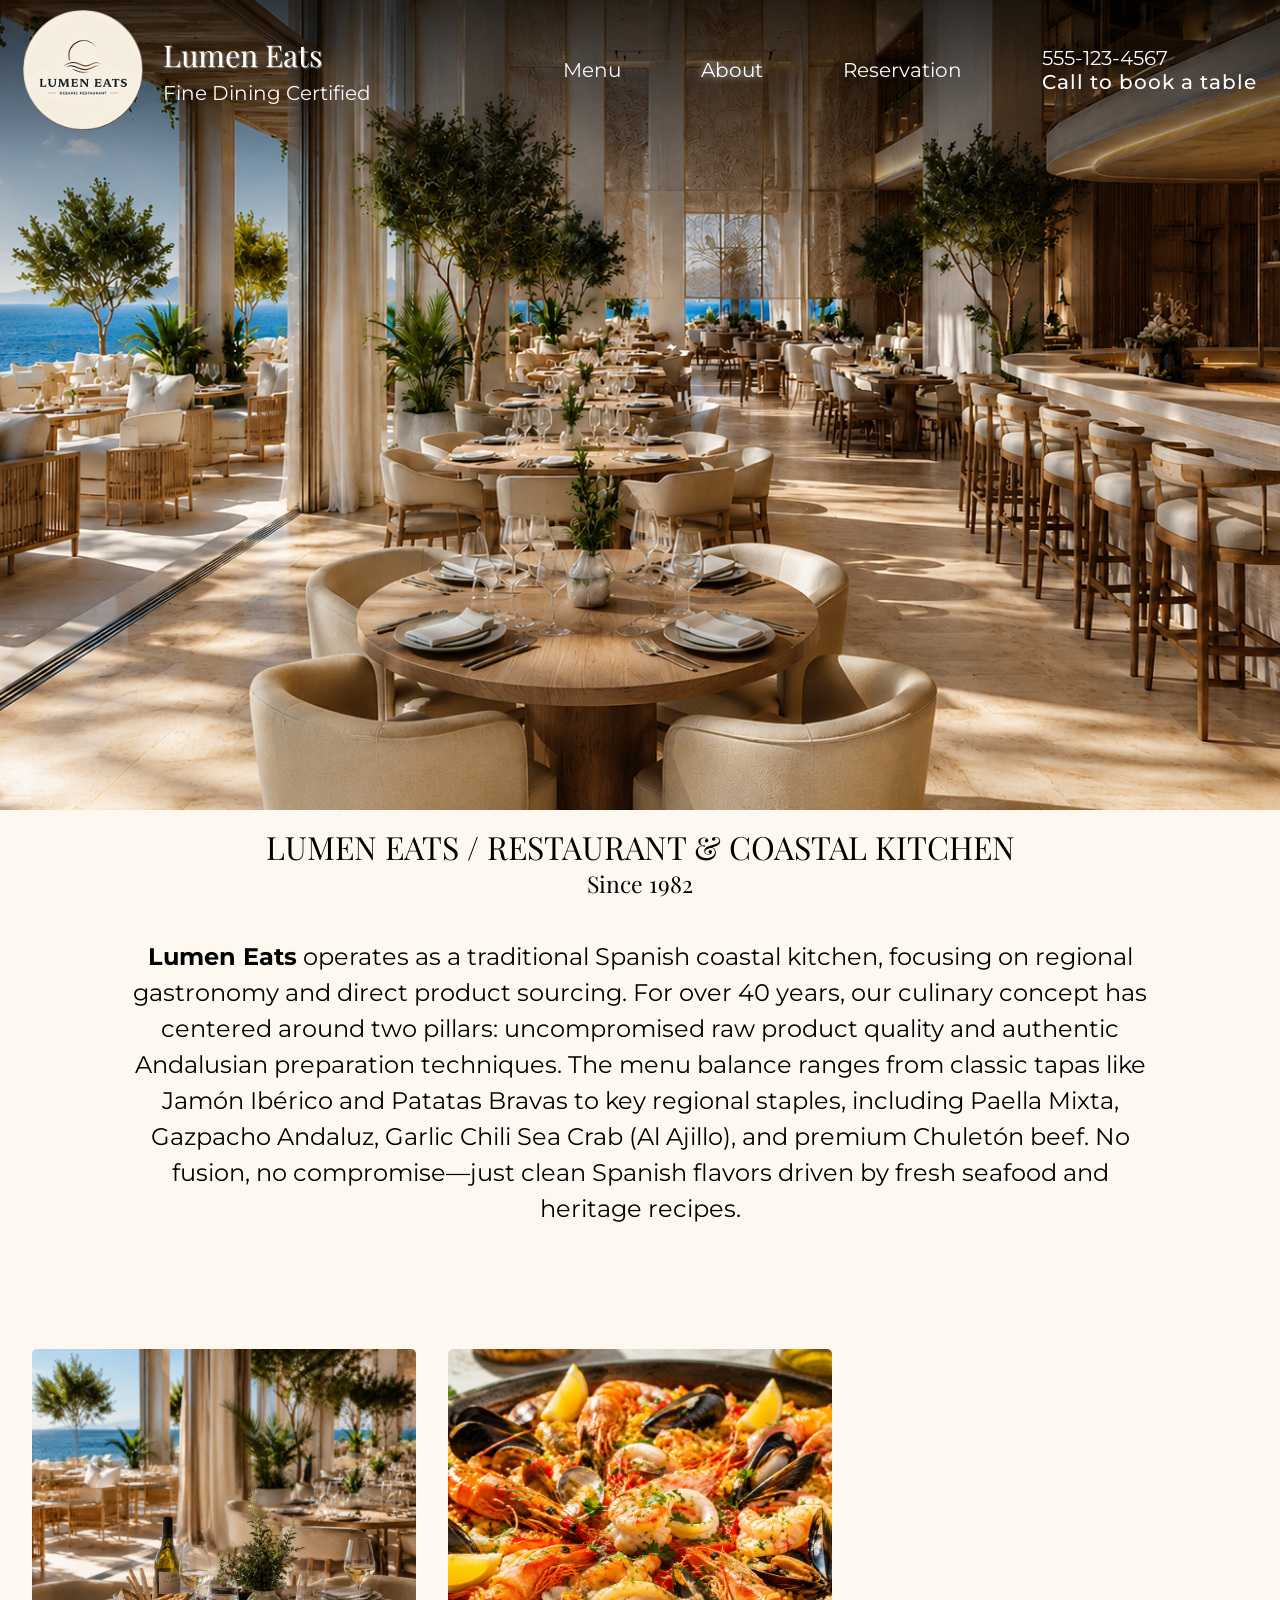
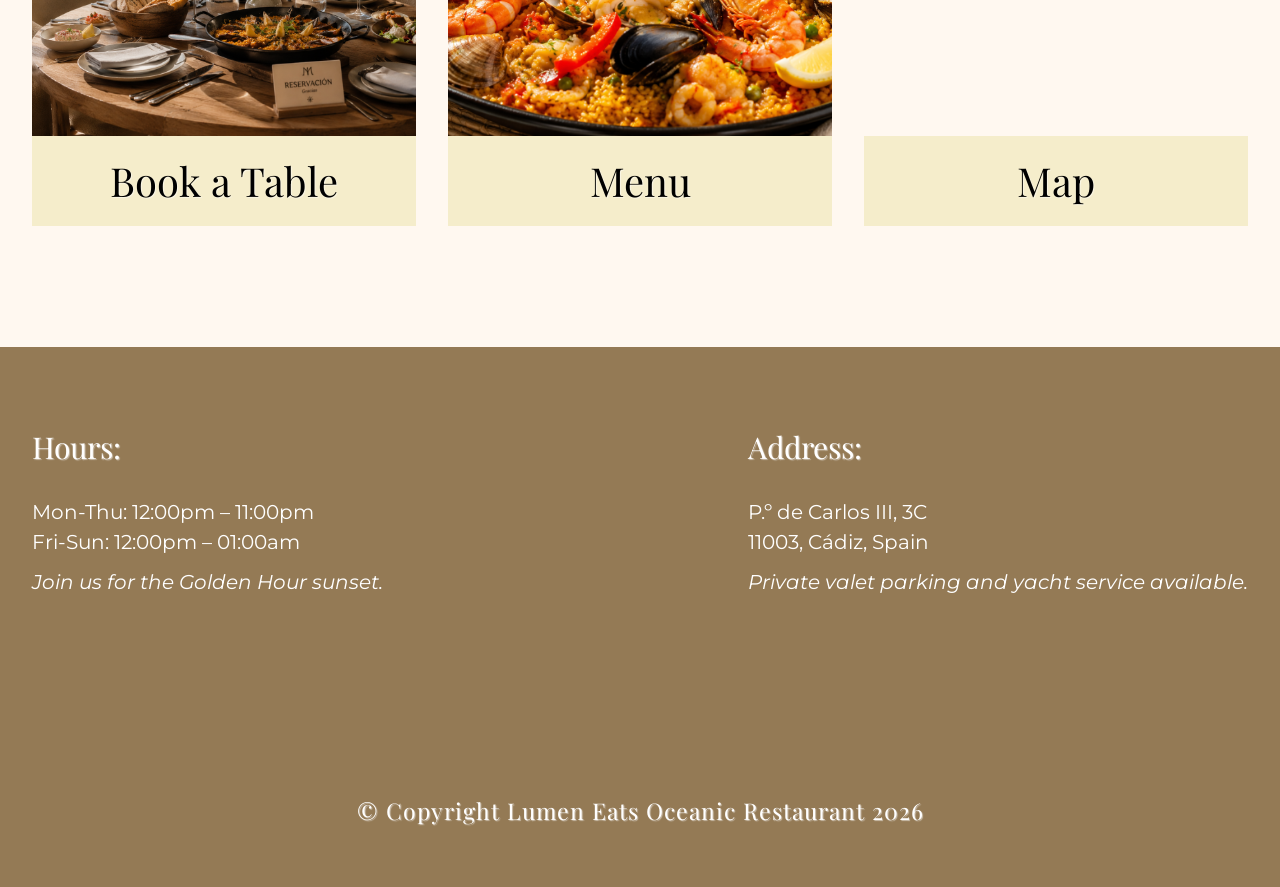
<file: index.html>
<!DOCTYPE html>
<html lang="en">
    <head>
        <meta charset="UTF-8">
        <meta name="Author" content="Daniil">
        <meta name="keywords" content="Lumen Eats, Spanish restaurant, Mediterranean cuisine, paella, fresh seafood, wine list, table reservation, fine dining, restaurant menu">
        <meta name="description" content="Lumen Eats Restaurant — authentic Spanish cuisine. Fresh seafood, traditional paella, fine wines, and cozy atmosphere. Book your table now!">
        <meta name="viewport" content="width=device-width, initial-scale=1.0">
        <meta http-equiv="X-UA-Compatible" content="IE=Edge">
        <title>Lumen Eats</title>
        <link rel="stylesheet" href="css/style.css">
    </head>
    <body>
        <header>
            <nav id="header-nav">
                <div class="container">
                    <div class="navbar-header">
                        <a href="index.html"><div id="logo-img" alt="Logo image"></div></a>
                        <div class="navbar-brand">
                            <a href="index.html"><h1>Lumen Eats</h1></a>
                            <p>Fine Dining Certified</p>
                        </div>
                    </div>

                                  <!--это для бургера!!-->
                    <div class="navigation">
                        <input type="checkbox" class="toggle-menu">
                        <div class="hamburger"></div>
                

                    <div class="list-menu">
                        <ul>
                            <li><a href="menu.html">Menu</a></li>
                            <li class="active"><a href="#about">About</a></li>
                            <li><a href="reservation.html">Reservation</a></li>
                            <li><a href="tel:+15551234567" class="phone-link">555-123-4567</a><br>
                            <span class="phone-sub">Call to book a table</span>
                            </li>
                        </ul>
                    </div>
                    </div>
                </div>
            </nav>
        </header>

        <main>
            <div class="about">
                <a name="about"></a>
                <h1>LUMEN EATS / RESTAURANT & COASTAL KITCHEN <br><span> Since 1982</span></h1>
                <h2><b>Lumen Eats</b> operates as a traditional Spanish coastal kitchen, focusing on regional gastronomy and direct product sourcing. For over 40 years, our culinary concept has centered around two pillars: uncompromised raw product quality and authentic Andalusian preparation techniques. The menu balance ranges from classic tapas like Jamón Ibérico and Patatas Bravas to key regional staples, including Paella Mixta, Gazpacho Andaluz, Garlic Chili Sea Crab (Al Ajillo), and premium Chuletón beef. No fusion, no compromise—just clean Spanish flavors driven by fresh seafood and heritage recipes.</h2>
            </div>
            <div id="container2">
                <div id="cont-special">
                   <a href="reservation.html"><div id="special"></div>
                   <h1>Book a Table</h1></a>
                </div>
                <div id="cont-menu">
                   <a href="menu.html"><div id="menu"></div>
                   <h1>Menu</h1></a>
                </div>
                <div id="cont-map">
                   <a href="https://maps.app.goo.gl/wwL9H1raAi3G6LbF6" target="_blank"><div id="map"><iframe src="https://www.google.com/maps/embed?pb=!1m18!1m12!1m3!1d1602.8437294152584!2d-6.3030380612587225!3d36.53753389468314!2m3!1f0!2f0!3f0!3m2!1i1024!2i768!4f13.1!3m3!1m2!1s0xd0dd15d81229eaf%3A0xd58686385dab6cbe!2sSubdelegacion%20de%20Defensa%20En%20C%C3%A1diz!5e0!3m2!1sru!2sch!4v1778858300218!5m2!1sru!2sch" width="100%" height="100%" style="border:0; border-radius: 5px 5px 0 0;" allowfullscreen="" loading="lazy" referrerpolicy="no-referrer-when-downgrade"></iframe></div>
                   <h1>Map</h1></a>
                </div>
            </div>
        </main>

        <footer>
            <div id="foot-container">
                <div id="cont-foot">
                <div class="time">
                    <h2>Hours:</h2>
                    <p>Mon-Thu: 12:00pm – 11:00pm <br> Fri-Sun: 12:00pm – 01:00am <br><i>Join us for the Golden Hour sunset.</i></p>
                </div>
                <div class="address">
                    <h2>Address:</h2>
                    <p>P.º de Carlos III, 3C<br> 11003, Cádiz, Spain<br><i>Private valet parking and yacht service available.</i></p>
                </div>
                </div>
                <h3>© Copyright Lumen Eats Oceanic Restaurant 2026</h3>
            </div>
        </footer>

        
        <script src="js/script.js"></script>
    </body>
</html>
</file>
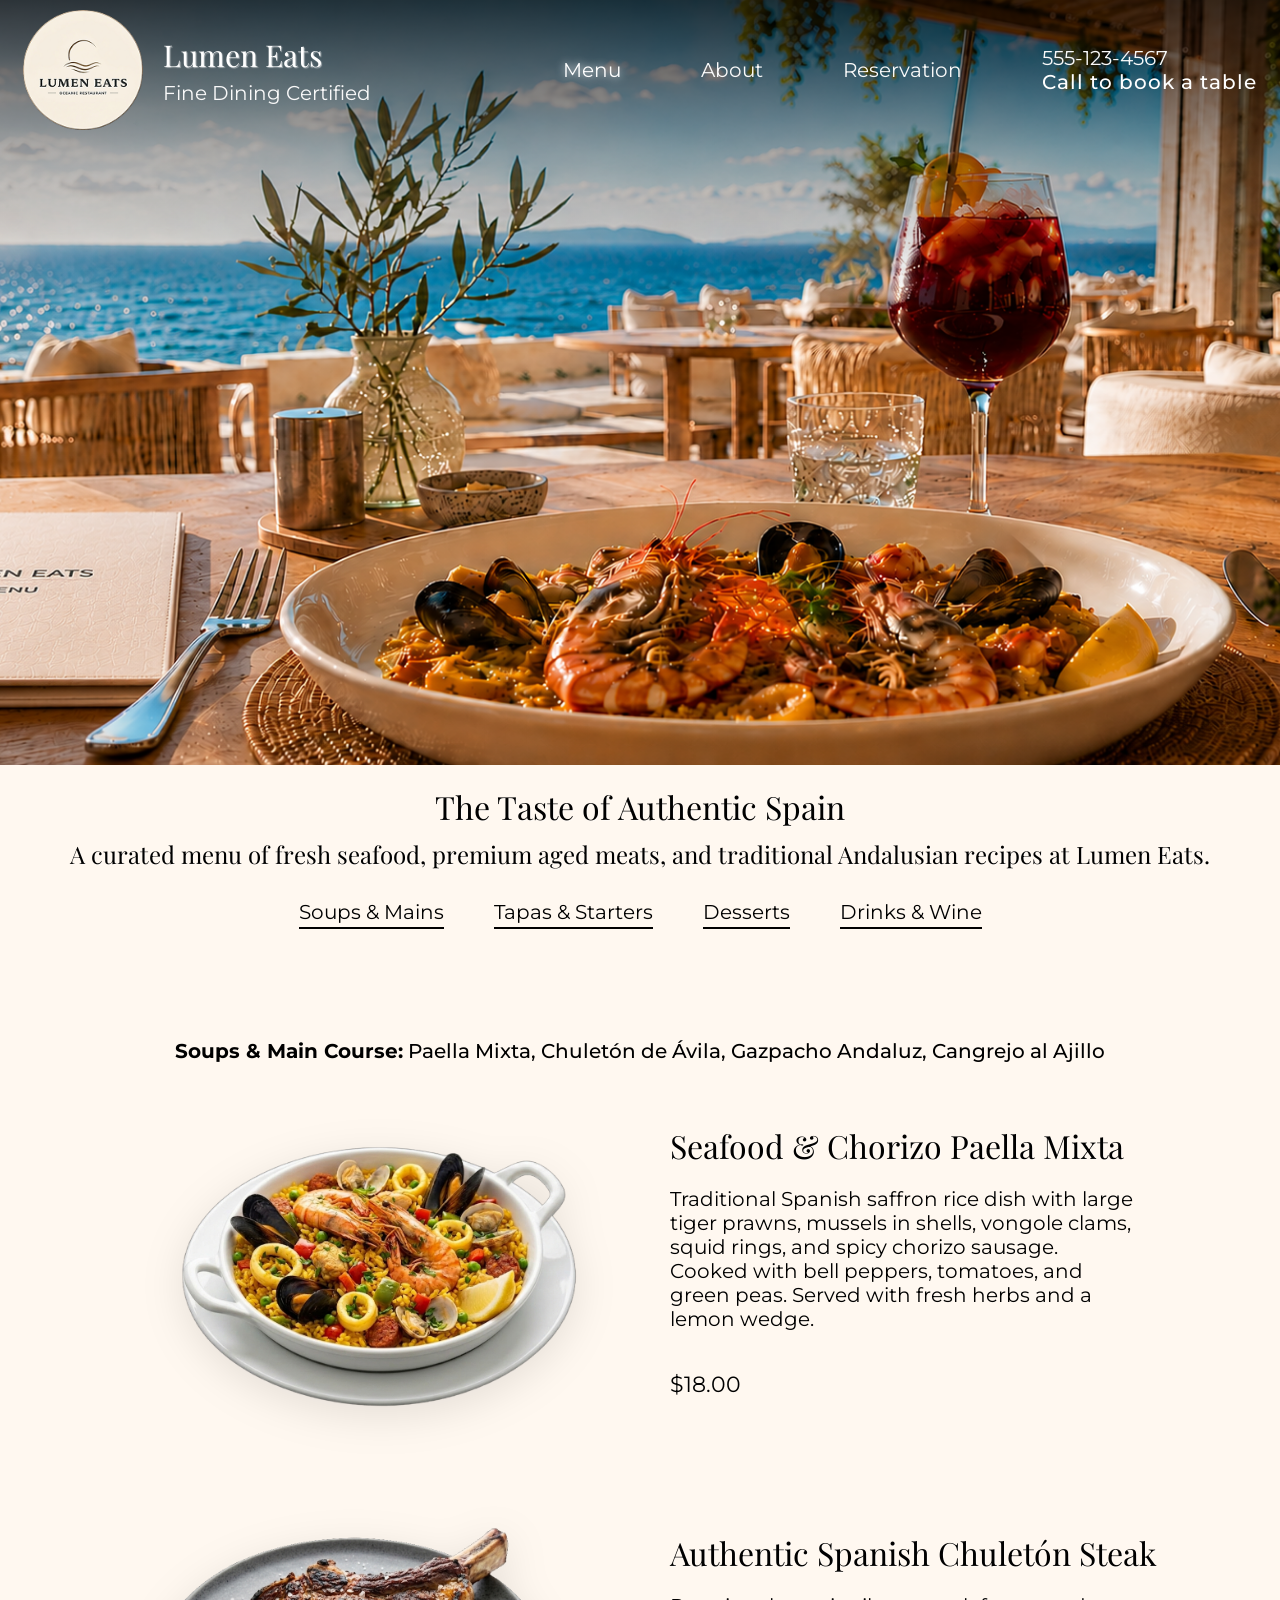
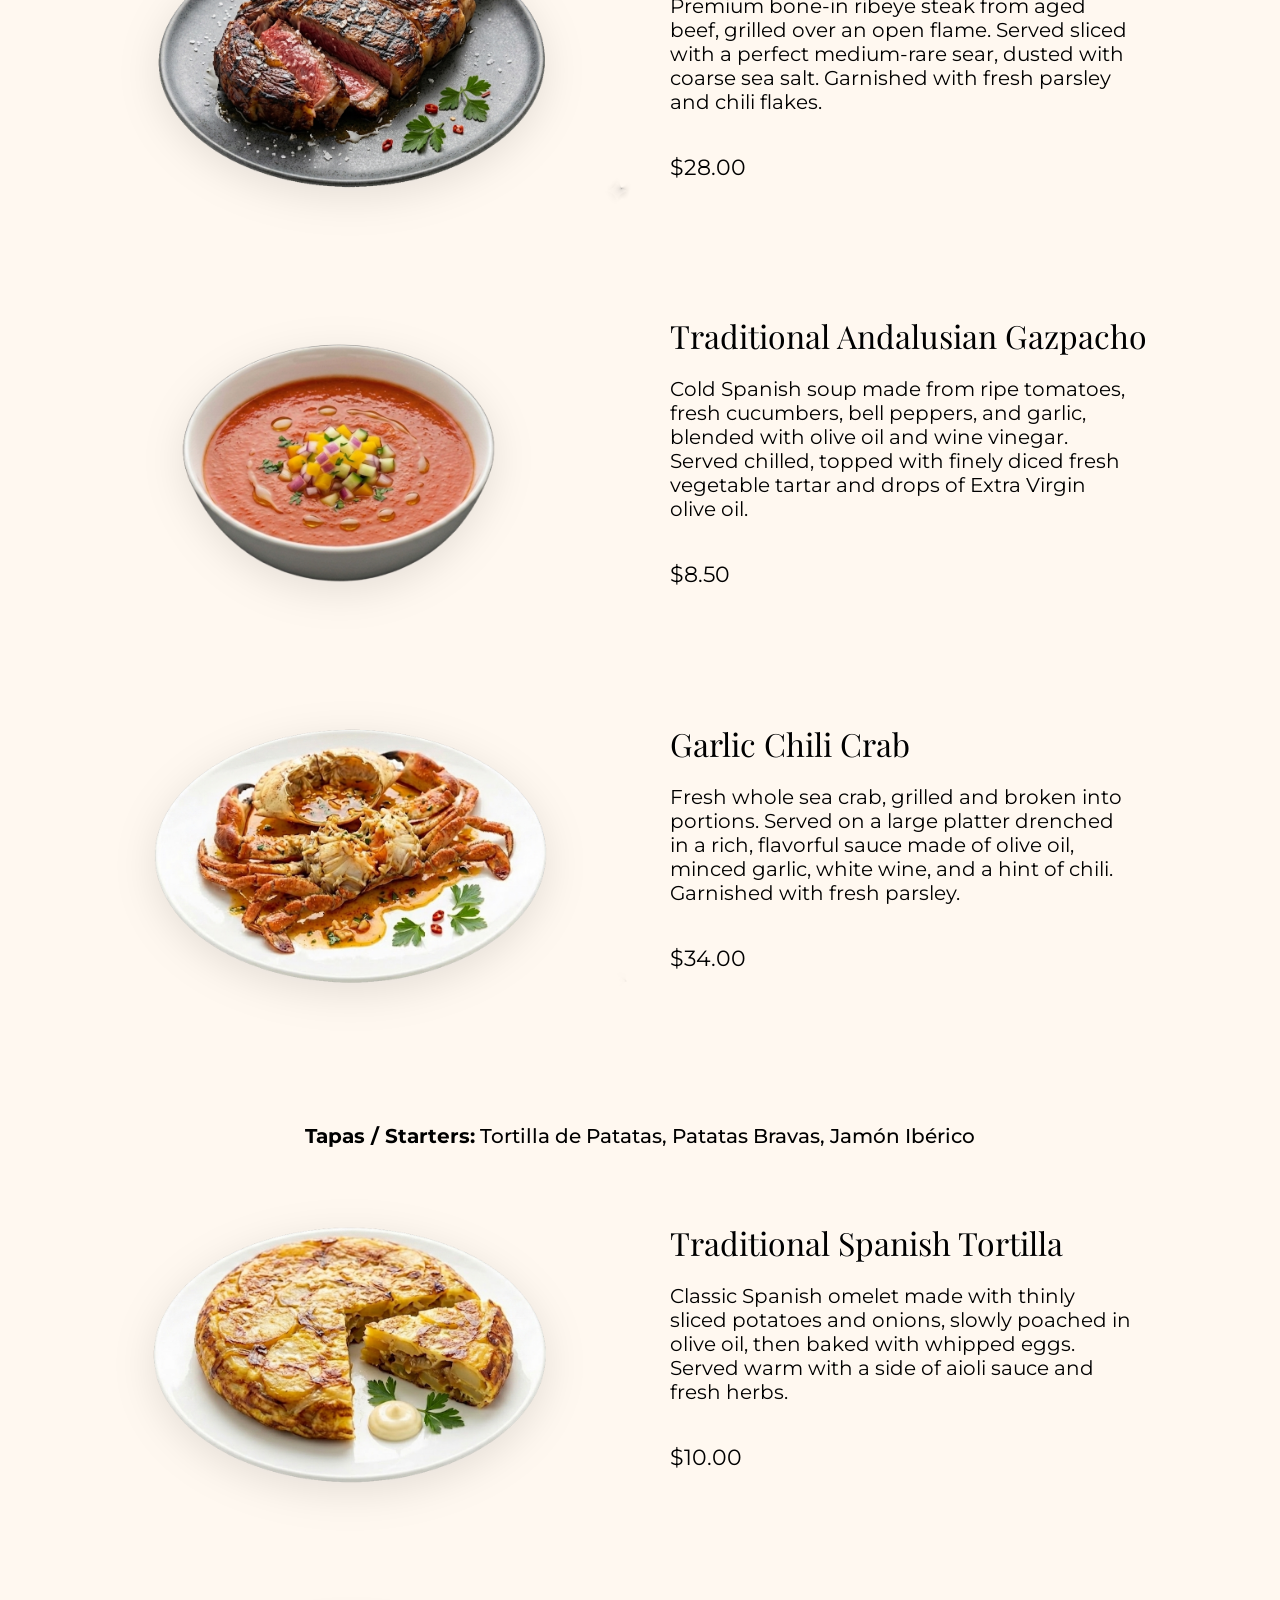
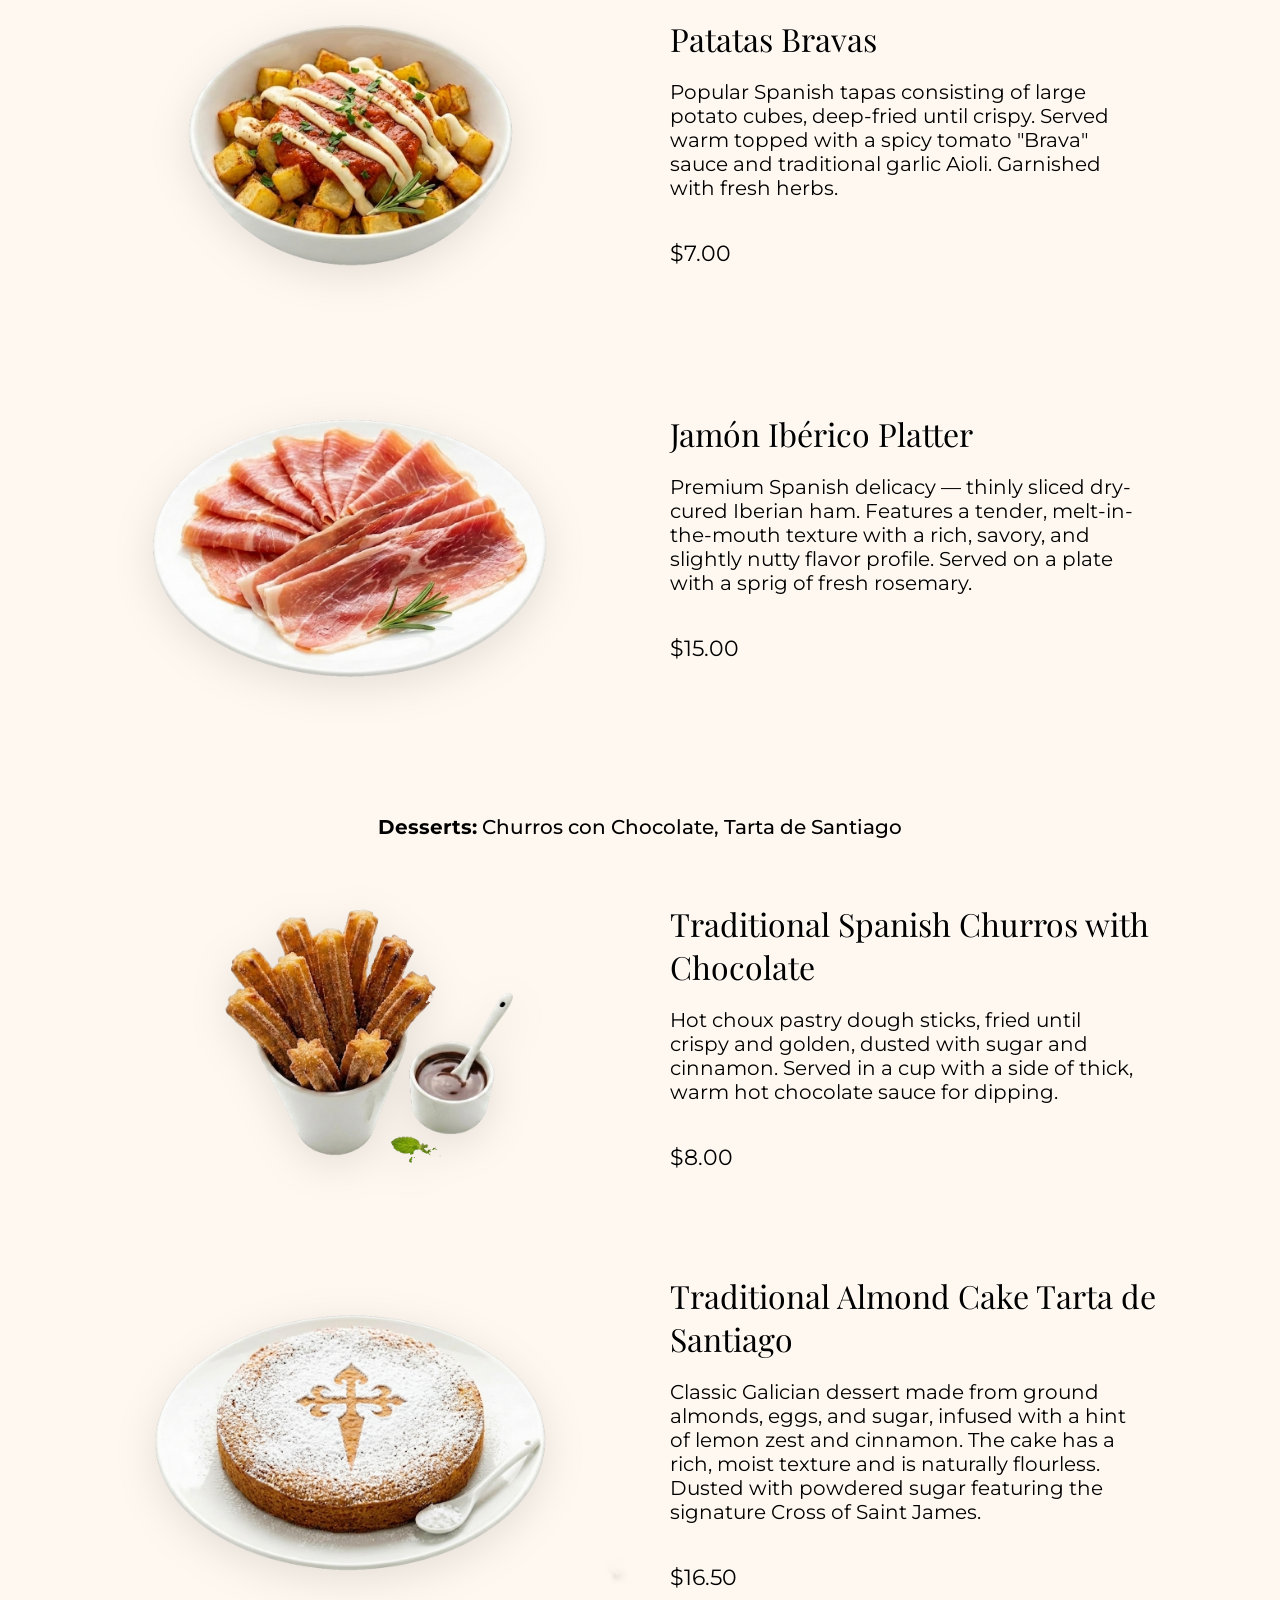
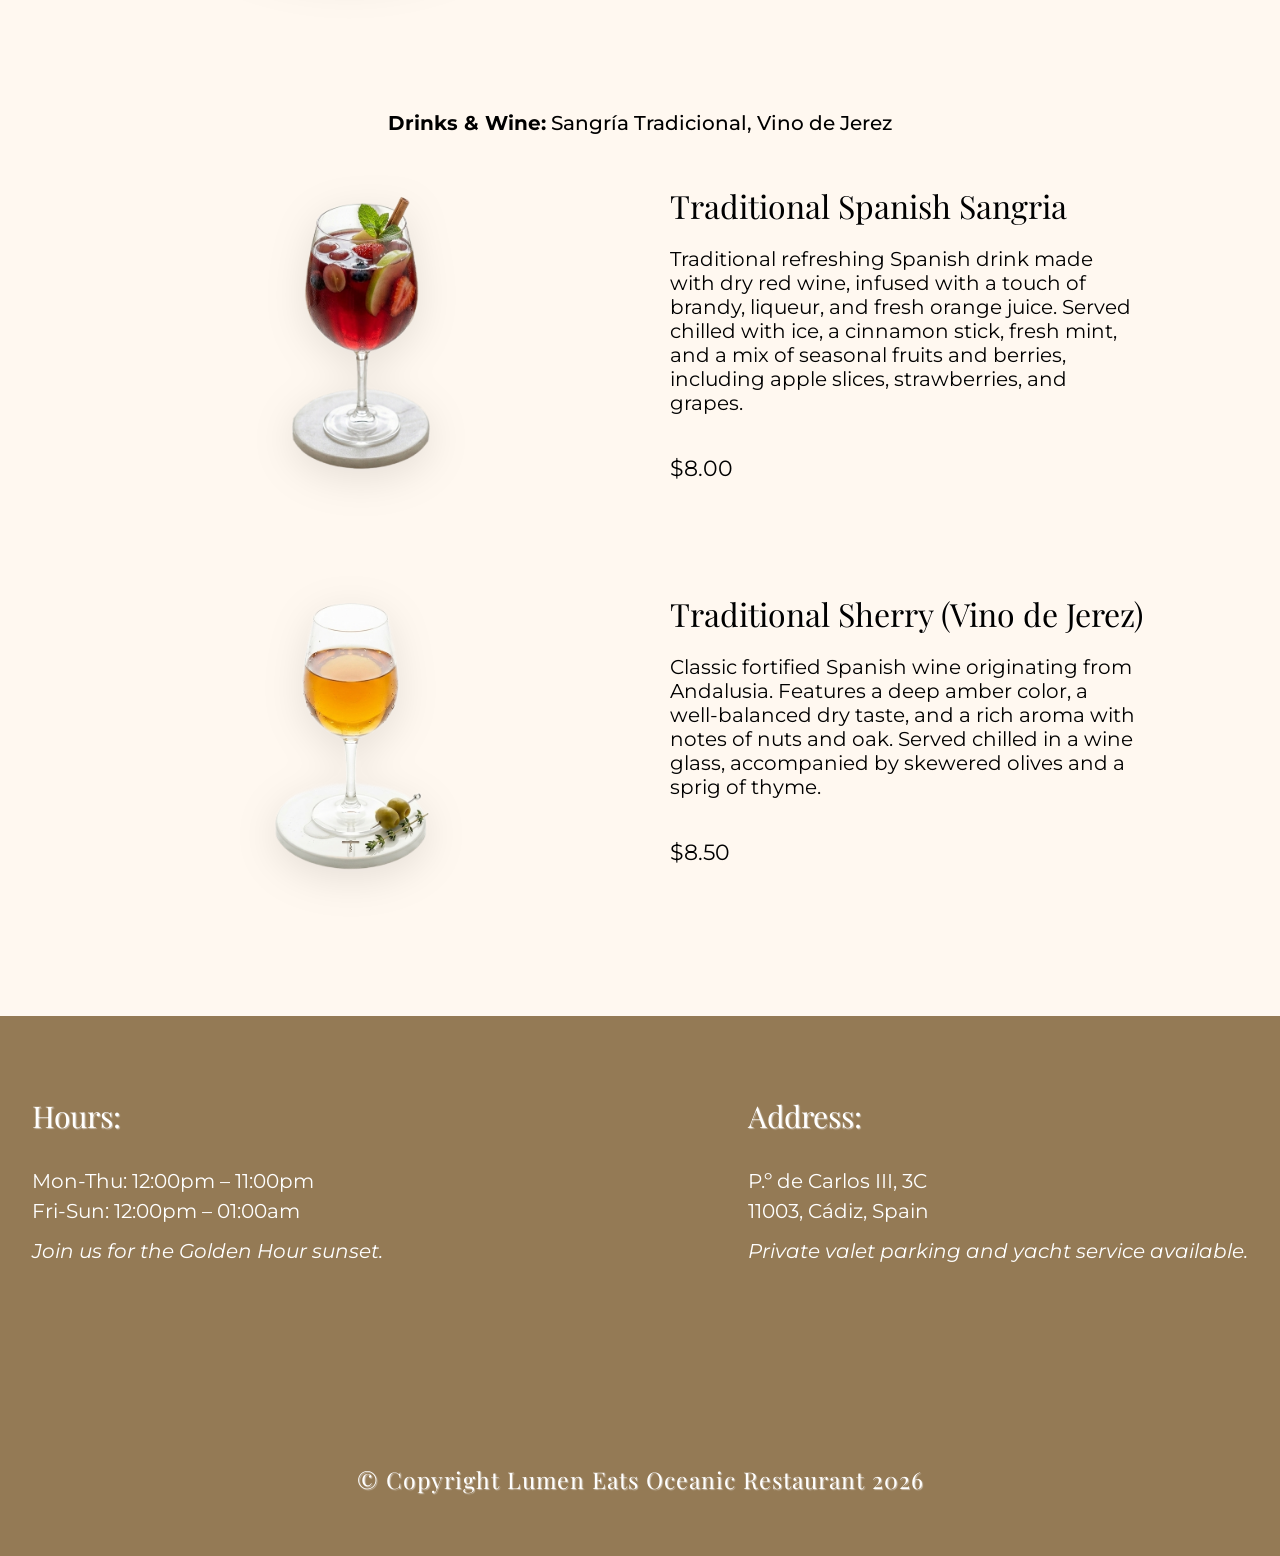
<file: menu.html>
<!DOCTYPE html>
<html lang="en">
    <head>
        <meta charset="UTF-8">
        <meta name="Author" content="Daniil">
        <meta name="keywords" content="Lumen Eats, Spanish restaurant, Mediterranean cuisine, paella, fresh seafood, wine list, table reservation, fine dining, restaurant menu">
        <meta name="description" content="Lumen Eats Restaurant — authentic Spanish cuisine. Fresh seafood, traditional paella, fine wines, and cozy atmosphere. Book your table now!">
        <meta name="viewport" content="width=device-width, initial-scale=1.0">
        <meta http-equiv="X-UA-Compatible" content="IE=Edge">
        <title>Menu</title>
        <link rel="stylesheet" href="css/style.css">
    </head>
    <body>
        <header class="menu-header">
            <nav id="headerr-nav">
                <div class="container">
                    <div class="navbar-header">
                        <a href="index.html"><div id="logo-img" alt="Logo image"></div></a>
                        <div class="navbar-brand">
                            <a href="index.html"><h1>Lumen Eats</h1></a>
                            <p>Fine Dining Certified</p>
                        </div>
                    </div>

                                  <!--это для бургера!!-->
                    <div class="navigation">
                        <input type="checkbox" class="toggle-menu">
                        <div class="hamburger"></div>
                

                    <div class="list-menu">
                        <ul>
                            <li class="active"><a href="">Menu</a></li>
                            <li><a href="index.html#about">About</a></li>
                            <li><a href="reservation.html">Reservation</a></li>
                            <li><a href="tel:+15551234567" class="phone-link">555-123-4567</a><br>
                            <span class="phone-sub">Call to book a table</span></span>
                            </li>
                        </ul>
                    </div>
                    </div>
                </div>
            </nav>
        </header>


       <main class="menu-page2">
            <div class="menu-hero">
                <h1>The Taste of Authentic Spain</h1>
                <h2>A curated menu of fresh seafood, premium aged meats, and traditional Andalusian recipes at Lumen Eats.</h2>
                <nav class="menu-navigation">
                    <a href="#starters" class="menu-nav-btn">Soups & Mains</a>
                    <a href="#mains" class="menu-nav-btn">Tapas & Starters</a>
                    <a href="#desserts" class="menu-nav-btn">Desserts</a>
                    <a href="#drinks" class="menu-nav-btn">Drinks & Wine</a>
                </nav>
            </div>
            <div id="menu-container">
                <a name="starters"></a>
                <h4><b>Soups & Main Course:</b> Paella Mixta, Chuletón de Ávila, Gazpacho Andaluz, Cangrejo al Ajillo</h4>
                <div class="dish">
                    <img src="img/paela.png">
                    <div class="description">
                        <h1>Seafood & Chorizo Paella Mixta</h1>
                        <p>Traditional Spanish saffron rice dish with large tiger prawns, mussels in shells, vongole clams, squid rings, and spicy chorizo sausage. Cooked with bell peppers, tomatoes, and green peas. Served with fresh herbs and a lemon wedge.</p>
                        <span>$18.00</span>
                    </div>
                </div>
                <div class="dish">
                    <img src="img/Chuletón.png">
                    <div class="description">
                        <h1>Authentic Spanish Chuletón Steak</h1>
                        <p>Premium bone-in ribeye steak from aged beef, grilled over an open flame. Served sliced with a perfect medium-rare sear, dusted with coarse sea salt. Garnished with fresh parsley and chili flakes.</p>
                        <span>$28.00</span>
                    </div>
                </div>
                <div class="dish">
                    <img src="img/Gazpacho.png">
                    <div class="description">
                        <h1>Traditional Andalusian Gazpacho</h1>
                        <p>Cold Spanish soup made from ripe tomatoes, fresh cucumbers, bell peppers, and garlic, blended with olive oil and wine vinegar. Served chilled, topped with finely diced fresh vegetable tartar and drops of Extra Virgin olive oil.</p>
                        <span>$8.50</span>
                    </div>
                </div>
                <div class="dish">
                    <img src="img/Crab.png">
                    <div class="description">
                        <h1>Garlic Chili Crab</h1>
                        <p>Fresh whole sea crab, grilled and broken into portions. Served on a large platter drenched in a rich, flavorful sauce made of olive oil, minced garlic, white wine, and a hint of chili. Garnished with fresh parsley.</p>
                        <span>$34.00</span>
                    </div>
                </div>
                <a name="mains"></a>
                <h4><b>Tapas / Starters:</b> Tortilla de Patatas, Patatas Bravas, Jamón Ibérico</h4>
                <div class="dish">
                    <img src="img/Tortilla.png">
                    <div class="description">
                        <h1>Traditional Spanish Tortilla</h1>
                        <p>Classic Spanish omelet made with thinly sliced potatoes and onions, slowly poached in olive oil, then baked with whipped eggs. Served warm with a side of aioli sauce and fresh herbs.</p>
                        <span>$10.00</span>
                    </div>
                </div>
                <div class="dish">
                    <img src="img/Patatas.png">
                    <div class="description">
                        <h1>Patatas Bravas</h1>
                        <p>Popular Spanish tapas consisting of large potato cubes, deep-fried until crispy. Served warm topped with a spicy tomato "Brava" sauce and traditional garlic Aioli. Garnished with fresh herbs.</p>
                        <span>$7.00</span>
                    </div>
                </div>
                <div class="dish">
                    <img src="img/Jamón.png">
                    <div class="description">
                        <h1>Jamón Ibérico Platter</h1>
                        <p>Premium Spanish delicacy — thinly sliced dry-cured Iberian ham. Features a tender, melt-in-the-mouth texture with a rich, savory, and slightly nutty flavor profile. Served on a plate with a sprig of fresh rosemary.</p>
                        <span>$15.00</span>
                    </div>
                </div>
                <a name="desserts"></a>
                <h4><b>Desserts:</b> Churros con Chocolate, Tarta de Santiago</h4>
                <div class="dish">
                    <img src="img/Churros.png">
                    <div class="description">
                        <h1>Traditional Spanish Churros with Chocolate</h1>
                        <p>Hot choux pastry dough sticks, fried until crispy and golden, dusted with sugar and cinnamon. Served in a cup with a side of thick, warm hot chocolate sauce for dipping.</p>
                        <span>$8.00</span>
                    </div>
                </div>
                <div class="dish">
                    <img src="img/Cake.png">
                    <div class="description">
                        <h1>Traditional Almond Cake Tarta de Santiago</h1>
                        <p>Classic Galician dessert made from ground almonds, eggs, and sugar, infused with a hint of lemon zest and cinnamon. The cake has a rich, moist texture and is naturally flourless. Dusted with powdered sugar featuring the signature Cross of Saint James.</p>
                        <span>$16.50</span>
                    </div>
                </div>
                <a name="drinks"></a>
                <h4><b>Drinks & Wine:</b> Sangría Tradicional, Vino de Jerez</h4>
                <div class="dish">
                    <img src="img/sangria.png">
                    <div class="description">
                        <h1>Traditional Spanish Sangria</h1>
                        <p>Traditional refreshing Spanish drink made with dry red wine, infused with a touch of brandy, liqueur, and fresh orange juice. Served chilled with ice, a cinnamon stick, fresh mint, and a mix of seasonal fruits and berries, including apple slices, strawberries, and grapes.</p>
                        <span>$8.00</span>
                    </div>
                </div>
                <div class="dish">
                    <img src="img/Jerez.png">
                    <div class="description">
                        <h1>Traditional Sherry (Vino de Jerez)</h1>
                        <p>Classic fortified Spanish wine originating from Andalusia. Features a deep amber color, a well-balanced dry taste, and a rich aroma with notes of nuts and oak. Served chilled in a wine glass, accompanied by skewered olives and a sprig of thyme.</p>
                        <span>$8.50</span>
                    </div>
                </div>
            </div>
       </main>



        <footer>
            <div id="foot-container">
                <div id="cont-foot">
                <div class="time">
                    <h2>Hours:</h2>
                    <p>Mon-Thu: 12:00pm – 11:00pm <br> Fri-Sun: 12:00pm – 01:00am <br><i>Join us for the Golden Hour sunset.</i></p>
                </div>
                <div class="address">
                    <h2>Address:</h2>
                    <p>P.º de Carlos III, 3C<br> 11003, Cádiz, Spain<br><i>Private valet parking and yacht service available.</i></p>
                </div>
                </div>
                <h3>© Copyright Lumen Eats Oceanic Restaurant 2026</h3>
            </div>
        </footer>

        
        <script src="js/script.js"></script>

    </body>
</html>
</file>
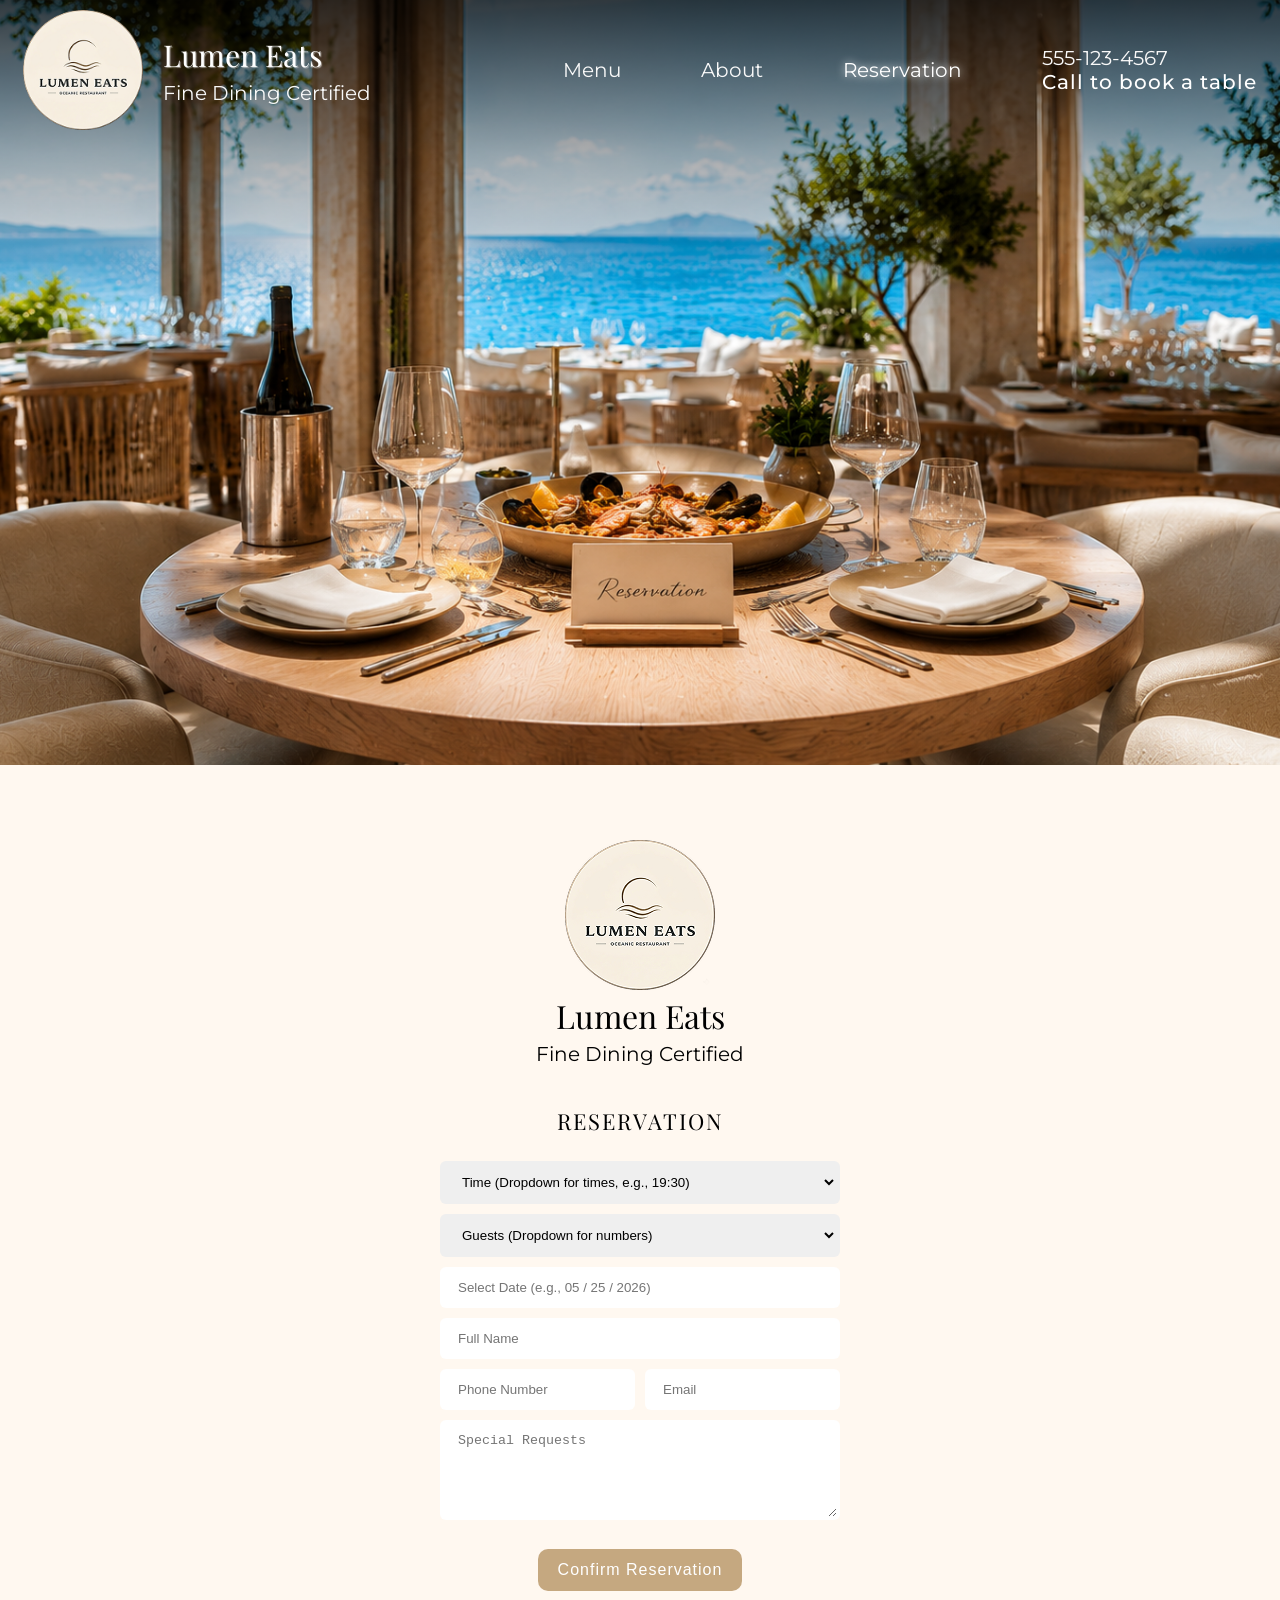
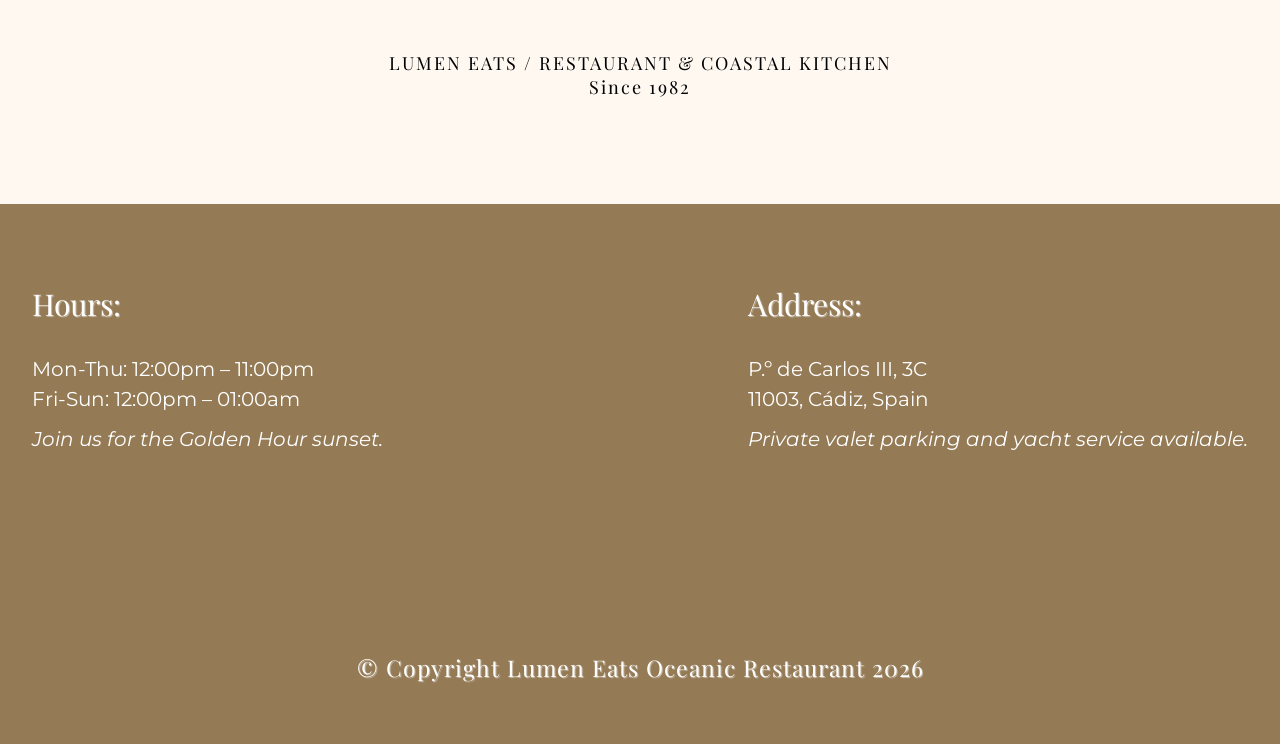
<file: reservation.html>
<!DOCTYPE html>
<html lang="en">
    <head>
        <meta charset="UTF-8">
        <meta name="Author" content="Daniil">
        <meta name="keywords" content="Lumen Eats, Spanish restaurant, Mediterranean cuisine, paella, fresh seafood, wine list, table reservation, fine dining, restaurant menu">
        <meta name="description" content="Lumen Eats Restaurant — authentic Spanish cuisine. Fresh seafood, traditional paella, fine wines, and cozy atmosphere. Book your table now!">
        <meta name="viewport" content="width=device-width, initial-scale=1.0">
        <meta http-equiv="X-UA-Compatible" content="IE=Edge">
        <title>Reservation</title>
        <link rel="stylesheet" href="css/style.css">
    </head>
    <body>
        <header class="reserv-header">
            <nav id="header-nav">
                <div class="container">
                    <div class="navbar-header">
                        <a href="index.html"><div id="logo-img" alt="Logo image"></div></a>
                        <div class="navbar-brand">
                            <a href="index.html"><h1>Lumen Eats</h1></a>
                            <p>Fine Dining Certified</p>
                        </div>
                    </div>

                                  <!--это для бургера!!-->
                    <div class="navigation">
                        <input type="checkbox" class="toggle-menu">
                        <div class="hamburger"></div>
                

                    <div class="list-menu">
                        <ul>
                            <li><a href="menu.html">Menu</a></li>
                            <li><a href="index.html#about">About</a></li>
                            <li class="active"><a href="">Reservation</a></li>
                            <li><a href="tel:+15551234567" class="phone-link">555-123-4567</a><br>
                            <span class="phone-sub">Call to book a table</span></span>
                            </li>
                        </ul>
                    </div>
                    </div>
                </div>
            </nav>
        </header>

        <main class="reserv-main">
            <div class="reserv-form">
                <div class="form-header">
                    <img src="img/logo.png" alt="Lumen Eats Logo">
                    <h1>Lumen Eats</h1>
                    <p>Fine Dining Certified</p>
                </div>

                <h2>RESERVATION</h2>

                <form id="reservationForm" action="#" method="POST"> <!-- action - куда данные будут отправлять а Post отправляет в теле запроса-->
                    
                    <select name="time" required>
                        <option value="" disabled selected hidden>Time (Dropdown for times, e.g., 19:30)</option>
                        <option value="18:00">18:00</option>
                        <option value="18:30">18:30</option>
                        <option value="19:00">19:00</option>
                        <option value="19:30">19:30</option>
                        <option value="20:00">20:00</option>
                        <option value="20:30">20:30</option>
                        <option value="21:00">21:00</option>
                    </select>
                
                
                    <select name="guests">
                        <option value="" disabled selected hidden>Guests (Dropdown for numbers)</option>
                        <option value="1">1 People</option>
                        <option value="2">2 People</option>
                        <option value="3">3 People</option>
                        <option value="4">4 People</option>
                        <option value="5">5 People</option>
                        <option value="6">6+ People</option>
                    </select>

                    <div class="date-group"> 
                       <input type="text" placeholder="Select Date (e.g., 05 / 25 / 2026)" required>
                    </div>

                    <div class="input-group">
                        <input type="text" placeholder="Full Name" required>
                     </div>

                    <div class="input-row">
                         <div class="input-group">
                            <input type="tel" placeholder="Phone Number" required>
                        </div>
                        <div class="input-group">
                            <input type="email" placeholder="Email" required>
                        </div>
                    </div>

                    <div class="input-group">
                         <textarea placeholder="Special Requests"></textarea>
                    </div>

                    <button type="submit">Confirm Reservation</button>
                </form>

                <h3>LUMEN EATS / RESTAURANT & COASTAL KITCHEN <br><span> Since 1982</span></h3>
            </div>
        </main>

        <footer>
            <div id="foot-container">
                <div id="cont-foot">
                <div class="time">
                    <h2>Hours:</h2>
                    <p>Mon-Thu: 12:00pm – 11:00pm <br> Fri-Sun: 12:00pm – 01:00am <br><i>Join us for the Golden Hour sunset.</i></p>
                </div>
                <div class="address">
                    <h2>Address:</h2>
                    <p>P.º de Carlos III, 3C<br> 11003, Cádiz, Spain<br><i>Private valet parking and yacht service available.</i></p>
                </div>
                </div>
                <h3>© Copyright Lumen Eats Oceanic Restaurant 2026</h3>
            </div>
        </footer>

        
        <script src="js/script.js"></script>
    </body>
</html>
</file>
<file: css/style.css>
@import url('https://fonts.googleapis.com/css2?family=Playfair+Display:ital,wght@0,400..900;1,400..900&display=swap');
@import url('https://fonts.googleapis.com/css2?family=Montserrat:ital,wght@0,100..900;1,100..900&display=swap');

html {
    scroll-behavior: smooth;
    overflow-x: hidden;
}

body {
    font-family: "Montserrat", sans-serif;
    background: #FFF8F0;
    font-weight: 400;
    color: white;
}

h1,h2,h3 {
    font-family: "Playfair Display", serif;
    color: white;
    text-shadow: 1px 1px 1px rgba(255, 255, 255, 0.5);
    font-weight: 300;
}

* {
    margin: 0;
    padding: 0;
    box-sizing: border-box;
}

p {
    font-size: 20px;
    font-weight: 'Montserrat', sans-serif;
}

a{
    text-decoration: none;
    color: #F9F9F9;
    font-size: 20px;
    transition: all 500ms ease;
}

a:hover, .navbar-brand h1:hover {
    text-shadow: 0 0 8px #FFFFFF;
}

ul {
    list-style: none;
}

/*head*/
header {
    background-image:linear-gradient(
        to bottom, 
        rgba(0, 0, 0, 0.75) 0%,    /* В самом верху — плотная тень 75% для идеального контраста меню */
        rgba(0, 0, 0, 0.3) 20%,    /* К 20% высоты шапки тень быстро рассеивается */
        rgba(0, 0, 0, 0) 40%       /* К 40% высоты и до самого низа — картинка абсолютно чистая */
    ), url('../img/Restaurantmain.png');
    background-size: cover;
    background-position: center;
    width: 100%;
    height: 90vh;  
}  

#header-nav {
    height: 16%;
    width: 100%;
}

.container {
    max-width: 98vw;
    margin: 0 auto;
    padding: 10px;
    display: flex;
    justify-content: space-between;
    align-items: center;
    flex-wrap: wrap;     /* ВОТ ЭТО ДЛЯ АДАПТИВА: на телефоне текст упадет под логотип сам! */
}

#logo-img {
    background: url('../img/logo.png') no-repeat;
    width: 120px;
    height: 120px;
    background-size: cover;
}

.navbar-header {
    display: flex;
    align-items: center;
}

.navbar-brand {
    display: flex;
    flex-direction: column;
    justify-content: center;
    padding-left: 20px;
    line-height: 1.5;
}

.navbar-brand h1 {
    transition: all 500ms ease;
}

.navbar-brand p {
    color: #F9F9F9;
}

.list-menu ul{
    display: flex;
    align-items: center;
    justify-content: space-between;
    gap: 80px;
}

.list-menu ul li span {
    font-size: 20px;
    letter-spacing: 1px;
    font-weight: 500;
    color: white;
}

/* Hamburger */ 

.hamburger {
    position: relative;
    width: 20px;
    height: 4px;
    background: #F9F9F9;
    border-radius: 10px;
    cursor: pointer;
    z-index: 2;
    transition: 0.3s;
}

.hamburger:before, .hamburger:after {
    content: "";
    position: absolute;
    height: 4px;
    right: 0; /*чтобы подогнать под край елемент */
    background: white;
    border-radius: 10px;
    transition: 0.3s;
}

.hamburger:before {
    top: -10px;
    width: 30px;
}

.hamburger:after {
    top: 10px;
    width: 30px;
}


.toggle-menu {
    position: absolute;
    width: 30px;
    height: 100%;
    z-index: 3;
    cursor: pointer;
    opacity: 0;
}

.hamburger, .toggle-menu {
    display: none;
} 

.navigation input:checked ~ .hamburger {
    background: transparent;
}

.navigation input:checked ~ .hamburger::before {
    top: 0;
    transform: rotate(-45deg);
    width: 30px;
}

.navigation input:checked ~ .hamburger::after {
    top: 0;
    transform: rotate(45deg);
    width: 30px;
}

.toggle-menu:checked ~ .list-menu ul {
    right: 0;
}
/* MEDIA HEADER */

@media screen and (max-width: 1200px) {
    .hamburger, .toggle-menu {
        display: block;
        top: 0;
        right: 0;
    }
   
    .list-menu ul{
        justify-content: start;
        flex-direction: column;
        align-items: center;
        position: fixed;
        top: 0;
        right: -200px;
        transition: 0.3s;
        background: rgba(0, 0, 0, 0.8);
        width: 200px;
        height: 100%;
        padding-top: 14vh;
    }
    .list-menu ul li {
        width: 100%;
    }
    .list-menu ul li a {
        padding: 30px;   
    }
    .list-menu ul li a:hover {
        text-shadow: 0 0 9px #FFFFFF;
    }
    .phone-sub {
        display: block;
        text-align: center;
    }
}


/*MAIN */ 

main {
    width: 100%;
    height: 100%;
    background-color: #FFF8F0;
}

#container2 {
    max-width: 95vw;
    margin: 0 auto;
    height: 80vh;
    display: flex;
    align-items: center;
    justify-content: space-between;
    gap: 2vw;
}

#menu, #special, #map {
    height: 43vh;
    width: 30vw;
    background-position: center;
    background-size: cover;
    border-radius: 5px 5px 0 0;
}


#cont-menu h1, #cont-special h1, #cont-map h1 {
    width: 100%;
    height: 10vh;
    background: #F5EDCB;
    display: flex;
    align-items: center;
    justify-content: center;
    color: black;
}

#cont-menu, #cont-special , #cont-map {
    transition: all 500ms ease;
} 

#cont-menu:hover, #cont-special:hover , #cont-map:hover {
    transform: scale(1.1);
}

main .about {
    max-width: 95vw;
    margin: 0 auto;
    max-width: 80vw;
    display: flex;
    flex-direction: column;
    text-align: center;
    justify-content: center;
    padding-top: 15px;
}

.about h1 span {
    display: block;
    font-size: 23px;
    margin-bottom: 10px;
}

main .about h1, main .about h2 {
    color: black;
}

main .about h2 {
    padding-top: 30px;
    line-height: 1.5;
    font-family: "Montserrat", sans-serif;
    font-weight: 400;
}

#menu {
    background: url('../img/menu.png') no-repeat;
    background-position: center;
    background-size: cover;
}

#special {
    background: url('../img/reserve.png') no-repeat;
    background-position: center;
    background-size: cover;
}



/* FOOTER */

footer {
    width: 100vw;
    height: 60vh;
    background: #947a55;
    
}

#foot-container {
    height: 100%;
    padding-top: 80px;
}

#foot-container h3 {
    text-align: center;
    letter-spacing: 1px;
    font-size: 23px;
}

.time h2, .address h2{
    padding-bottom: 30px;
    font-size: 30px;
}

.time p, .address p, .review p {
    line-height: 1.5;
}
#cont-foot {
    max-width: 95vw;
    margin: 0 auto;
    height: 80%;
    display: flex;
    justify-content: space-between;
}

.review p {
    padding: 10px 0;
    font-size: 23px;
}

.time p i, 
.address p i {
    display: block;
    padding-top: 10px;
    color: #ffffff;
}


/* MENU 2 PAGE */

.menu-header {
    background-image:linear-gradient(
        to bottom, 
        rgba(0, 0, 0, 0.75) 0%,    /* В самом верху — плотная тень 75% для идеального контраста меню */
        rgba(0, 0, 0, 0.3) 20%,    /* К 20% высоты шапки тень быстро рассеивается */
        rgba(0, 0, 0, 0) 40%       /* К 40% высоты и до самого низа — картинка абсолютно чистая */
    ), url('../img/restaurantmenu.png');
    background-size: cover;
    background-position: center;
    width: 100%;
    height: 85vh;
}

.menu-page2 {
    color: black;
    width: 100%;
    height: 100%;
}

ul .active a{
    color: white;
    text-shadow: 0 0 8px #FFFFFF;;
}

.menu-page2 h1, .menu-page2 h2 {
    color: black;
}

#menu-container {
    max-width: 95vw;
    margin: 0 auto;
    width: 100%;
    min-height: 100vh;
    display: flex;
    flex-direction: column;
    justify-content: center;
    align-items: center;
    padding: 50px 30px;
}

.menu-hero {
    max-width: 95vw;
    margin: 0 auto;
    width: 100%;
    display: flex;
    flex-direction: column;
    justify-content: center;
    text-align: center;
    padding: 20px 0;
}

.menu-hero h2{
    padding: 10px 0;
}

.menu-navigation {
    display: flex;
    justify-content: center;
    gap: 50px;
}

.menu-navigation a {
    color: black;
    position: relative;
    padding-top: 20px;
    padding-bottom: 5px;
    transition: all 500ms ease;
}

.menu-navigation a:hover {
    transform: scale(1.1);
} 

.menu-navigation a:after {
    content: '';
    position: absolute;
    width: 100%;
    height: 2px;
    bottom: 0;
    left: 0;
    background: black;
    transition: all 500ms ease;
}

.menu-navigation a:hover:after {
    transform: scale(1.1);
}

#menu-container h4 {
    font-size: 20px;
    font-weight: 500;
    padding: 40px 0;
}

.dish {
    display: flex;
    align-items: center; 
    padding-bottom: 80px;
}

.dish img{
    width: 50%;
    height: auto;
    filter: drop-shadow(0px 10px 20px rgba(0, 0, 0, 0.1));
}

.description span{
    font-size: 22px ;
}

.description {
    padding: 0 30px;
}

.description p {
    padding: 20px 0 40px 0;
    width: 90%;
}


/* Reservation */

.reserv-header {
    background-image: linear-gradient(
        to bottom, 
        rgba(0, 0, 0, 0.75) 0%,    /* В самом верху — плотная тень 75% для идеального контраста меню */
        rgba(0, 0, 0, 0.3) 20%,    /* К 20% высоты шапки тень быстро рассеивается */
        rgba(0, 0, 0, 0) 40%       /* К 40% высоты и до самого низа — картинка абсолютно чистая */
    ), url('../img/reservation.png');
    background-size: cover;
    background-position: center;
    width: 100%;
    height: 85vh;
}

.reserv-main {
    width: 100%;
    height: auto;
    background-color: #FFF8F0;
    margin: 0 auto;
}

.reserv-form {
    padding: 20px 0;
    max-width: 550px; /* 1. Задаем жесткий МАКСИМАЛЬНЫЙ размер в пикселях */
    width: 100%; /* Заставляем карточку занимать всю ширину на маленьких экранах */
    height: auto;
    min-height: 100%;
    margin: 50px auto;
    display: flex;
    flex-direction: column;
    align-items: center;
    border: 5px solid transparent;
    margin-bottom: 80px;
    border-radius: 12px;
    background: linear-gradient(#FFF8F0) padding-box, linear-gradient(to bottom right, #F5EDCB, #C5A880) border-box;
}

.reserv-form h1, .reserv-form h2, .reserv-form h3 {
    color: black;
}

.form-header {
    text-align: center;
}

.reserv-form p {
    padding: 5px 0 25px 0;
    color: black;
}

.reserv-form h2 {
    padding-bottom: 20px;
    letter-spacing: 2px;
    padding-top: 15px;
    font-size: 22px;
    text-align: center;
}

.reserv-form h3 {
    letter-spacing: 2px;
    padding-top: 40px;
    font-size: 18px;
    text-align: center;
}

form {
    display: flex;
    flex-direction: column;
    justify-content: center;
    width: 400px;
}

select {
    padding: 10px 15px;
    margin: 5px 0;
    border: 3px solid transparent;
    border-radius: 6px;
    background: linear-gradient(#FFF8F0) padding-box, linear-gradient(to bottom right, #F5EDCB, #C5A880) border-box;
}

select option {
    background: #FFF8F0;
}

.input-row {
    display: flex;
    justify-content: space-between;
    width: 100%;
    gap: 10px;
}

.input-group input, .date-group input{
    width: 100%;
    padding: 10px 15px;
    margin: 5px 0;
    border: 3px solid transparent;
    border-radius: 6px;
    background: linear-gradient(#FFF8F0) padding-box, linear-gradient(to bottom right, #F5EDCB, #C5A880) border-box;
}

.input-group textarea {
    width: 100%;
    height: 100px;
    padding: 10px 15px;
    margin: 5px 0;
    border: 3px solid transparent;
    border-radius: 6px;
    background: linear-gradient(#FFF8F0) padding-box, linear-gradient(to bottom right, #F5EDCB, #C5A880) border-box;
}

input:focus, select:focus, textarea:focus {
    outline: none;
}

button {
    padding: 12px 20px;
    align-self: center;
    font-size: 16px;
    border-radius: 10px;
    background: #C5A880;
    color: white;
    border: none;
    margin: 20px 0;
    transition: all 500ms ease;
    cursor: pointer;
    letter-spacing: 1px;
}

button:hover {
    transform: scale(1.1);
    background: #5a4b0f;
}

.reserv-form h2 span {
    display: block;
    font-size: 16px;
}



/*MOBILE!!!!*/

@media screen and (max-width: 490px) {
    /* Page1 */
    header {
        height: 70vh;
    }
     #logo-img {
        display: none;
    }
    .navbar-brand {
        padding-left: 0;
    }
    html {
        width: 100%;
        height: 100%;
    }
    html h1 {
        font-size: 35px;
    }
    .container{
        padding-top: 20px;
    }
    main .about {
        max-width: 95vw;
    }
    main .about h2 {
    padding-top: 15px;
    line-height: 1.4;
    text-align: left;
    font-size: 18px;
    }
    main .about h1, .menu-hero h1 {
        font-size: 25px;
    }
    #container2 {
        flex-direction: column;
        height: auto;       
        gap: 40px;
        padding: 50px 0 50px 0;          
    }
    #cont-menu h1, #cont-special h1, #cont-map h1{
        font-size: 30px;
        height: 8vh;
    }
    #menu, #special, #map {
        width: 90vw;
        height: 30vh;
        border-radius: 10px 10px 0 0;
    }
    .hamburger:before, .hamburger:after, .hamburger {
        height: 3px;
    }
    footer {
        height: auto;
    }
    #cont-foot{
        flex-direction: column;
        height: auto;                   
        gap: 40px;      
        padding-bottom: 30px;
    }
    #cont-foot .time, #cont-foot .address{
        display: flex;
        justify-content: space-between;
        align-items: flex-start; 
        gap: 10px;
        width: 100%;
    }
    #cont-foot .address {
        justify-content: space-between;
    }
    #foot-container h3{
        font-size: 18px;
        padding: 30px;
    }
    #foot-container {
        padding-top: 60px;
    }
    .time h2, .address h2 {
        font-size: 20px; 
    }  
    #cont-foot p{
        font-size: 18px;
        max-width: 65%;
    }  
    /*Page 2*/
    .menu-header {
        background-position: 2% 50%;
        height: 70vh;
    }
    .menu-navigation {
        flex-wrap: wrap; 
        gap: 5px 15px; /* 15px между строками, 20px между словами */
        justify-content: center; 
        max-width: 100vw;
        padding: 0 10px;
    }
    .menu-navigation a {
        font-size: 18px; 
    }
    .menu-navigation a:hover {
        transform: none;
    }
    .menu-navigation a:after {
        height: 1px;
    }
    #menu-container{
        width: 100%;
        padding: 20px 15px;
    }
    #menu-container h4 {
        font-size: 20px;
        padding: 50px 0;
    }
    .menu-hero h1{
        font-size: 30px;
    }
    .menu-hero h2 {
        font-size: 20px;
    }
    .dish {
        flex-direction: column;
        padding-bottom: 20px;
    }
    .dish img{
        width: 100%;
        height: auto;
    }
    .description span{
        font-size: 20px ;
        display: block;
        text-align: center;
        padding-bottom: 40px;
    }
    .description {
    padding: 10px 0 ;
    }
    .description h1 {
        font-size: 30px;
        text-align: center;
    }
    .description p {
    padding: 15px 0 20px 0;
    width: 100%;
    }
    #menu-container h4 {
        padding: 30px 0 40px 0;
    }
    .menu-page2 .menu-hero {
        max-width: 95vw;
    }
    /*Page 3*/
    .reserv-header {
        height: 70vh;
    }
    .reserv-form {
       height: auto;
       max-width: 95vw; 
       min-height: 100%;
       margin: 40px auto;
       margin-bottom: 60px;
    }
    .reserv-form h3 {
      padding-top: 20px;
      font-size: 18px;
    }
    .reserv-form h2 {
        font-size: 20px;
    }
    .reserv-form p {
        font-size: 18px;
        padding: 5px 0 10px 0;
    }
    .reserv-form h1 {
        font-size: 30px;
    }
    form {
        width: 320px;
    }
}

/* TABLET */

@media screen and (min-width: 491px) and (max-width: 820px) {
    /* PAGE1  */
    #logo-img {
        display: none;
    }
    header {
        height: 80vh;
    }
    .navbar-brand {
        padding-left: 0;
    }
    main .about h1, .menu-hero h1 {
        font-size: 30px;
    }
    main .about {
        max-width: 95vw;
    }
    main .about h2 {
    padding-top: 15px;
    line-height: 1.5;
    text-align: left;
    font-size: 20px;
    }
    #container2 {
        flex-direction: column;
        height: auto;       
        gap: 50px;
        padding: 60px 0;          
    }
    #cont-menu h1, #cont-special h1, #cont-map h1{
        height: 10vh;
    }
    #menu, #special, #map {
        width: 80vw;
        height: 50vh;
        border-radius: 10px 10px 0 0;
    }
    footer {
        height: auto;
    }
    #cont-foot{
        flex-direction: column;                   
        gap: 60px;      
        padding-bottom: 40px;
    }
    #cont-foot .time, #cont-foot .address{
        display: flex;
        justify-content: space-between;
        align-items: flex-start; 
        gap: 10px;
        width: 100%;
    }
    #cont-foot .address {
        justify-content: space-between;
    }
    #foot-container h3{
        font-size: 20px;
        padding: 30px;
    }
    #foot-container {
        padding-top: 60px;
    }
    .time h2, .address h2 {
        font-size: 25px; 
        padding-left: 5%;
    }  
    #cont-foot p{
        font-size: 20px;
        max-width: 45%;
    }    
    #cont-menu h1, #cont-special h1, #cont-map h1{
        font-size: 30px;
        height: 10vh;
    }
    /* PAGE 2 */
    .menu-header {
        background-position: 2% 50%;
        height: 80vh;
    }
      .menu-navigation {
        flex-wrap: wrap; 
        gap: 10px 30px; /* 15px между строками, 20px между словами */
    }
    .menu-navigation a {
        font-size: 20px; 
    }
    .menu-navigation a:hover {
        transform: none;
    }
    #menu-container{
        width: 100%;
    }
    #menu-container h4 {
        font-size: 20px;
        padding: 50px 0;
    }
    .menu-hero h1{
        font-size: 30px;
    }
    .menu-hero h2 {
        font-size: 20px;
    }
    .dish {
        flex-direction: column;
        padding-bottom: 40px;
    }
    .dish img{
        width: 100%;
        height: auto;
    }
    .description span{
        font-size: 22px ;
        display: block;
        text-align: center;
        padding-bottom: 40px;
    }
    .description {
    padding: 10px 0 ;
    }
    .description h1 {
        font-size: 30px;
        text-align: center;
    }
    .description p {
        padding: 20px 0 30px 0;
        width: 100%;
    }
    #menu-container{
        width: 100%;
        padding: 20px 15px;
    }
     #menu-container h4 {
        padding: 60px 0 80px 0;
    }
}


/* LAPTOP */

@media screen and (min-width: 821px) and (max-width: 1200px) {
   main .about {
    max-width: 95vw;
   }
   .menu-header {
        background-position: 4% 50%;
        height: 80vh;
    }
   #container2 {
        flex-direction: column;
        height: auto;
        padding: 60px 0;
        gap: 50px;          
    }
    #menu, #special, #map {
        width: 70vw;
        height: 60vh;
        border-radius: 10px 10px 0 0;
    }
    footer {
        height: auto;
    }
    #cont-foot{
        flex-direction: column;                   
        gap: 80px;      
        padding-bottom: 60px;
    }
    #cont-foot .time, #cont-foot .address{
        display: flex;
        justify-content: space-between;
        align-items: flex-start; 
    }
    #foot-container h3{
        padding: 30px;
    }
    #foot-container {
        padding-top: 60px;
    }
    .time h2, .address h2 {
        padding-left: 5%;
    }  
    #cont-foot p{
        max-width: 32%;
    }    
    .dish img{
        width: 60%;
        height: auto;
    }
    .description {
        padding: 0 10px 0 0;
    }
    #menu-container {
    max-width: 100vw;
    margin: 0 auto;
    padding: 0 10px;
    }
    #menu-container h4 {
        padding: 80px 50px 100px 50px;
    }
}
</file>
